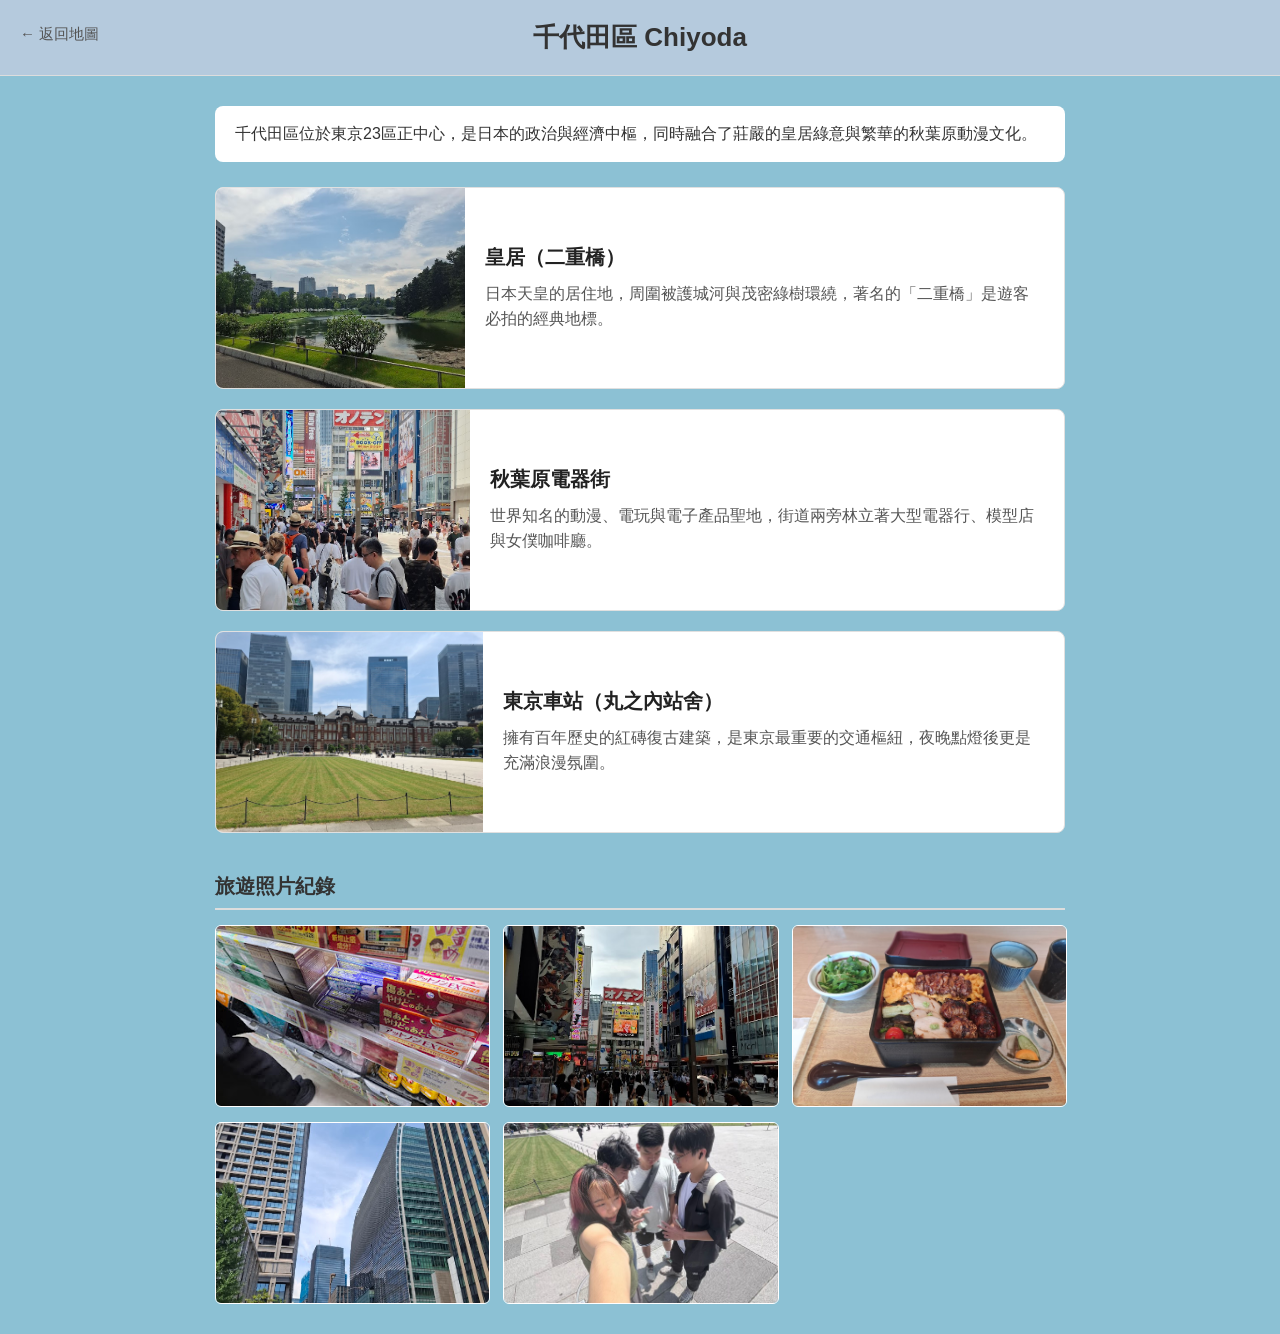
<file: b11321102期中報告/千代田區.html>
<!DOCTYPE html>
<html lang="zh-Hant">
<head>
    <meta charset="UTF-8">
    <meta name="viewport" content="width=device-width, initial-scale=1.0">
    <link rel="stylesheet" href="style.css">
    <title>東京探索 - 千代田區</title>
</head>
<body class="subpage">

    <!-- 頂部標題與返回按鈕 -->
    <header class="page-header">
        <a href="index.html" class="back-btn">← 返回地圖</a>
        <h1>千代田區 Chiyoda</h1>
    </header>

    <main class="container">
        <!-- 區域簡介 -->
        <p class="intro">
            千代田區位於東京23區正中心，是日本的政治與經濟中樞，同時融合了莊嚴的皇居綠意與繁華的秋葉原動漫文化。
        </p>

        <!-- 景點 1 -->
        <div class="spot-card">
            <img src="IMAGE/皇居.jpg" alt="皇居">
            <div class="spot-text">
                <h3>皇居（二重橋）</h3>
                <p>日本天皇的居住地，周圍被護城河與茂密綠樹環繞，著名的「二重橋」是遊客必拍的經典地標。</p>
            </div>
        </div>

        <!-- 景點 2 -->
        <div class="spot-card">
            <img src="IMAGE/秋.jpg" alt="秋葉原">
            <div class="spot-text">
                <h3>秋葉原電器街</h3>
                <p>世界知名的動漫、電玩與電子產品聖地，街道兩旁林立著大型電器行、模型店與女僕咖啡廳。</p>
            </div>
        </div>

        <!-- 景點 3 -->
        <div class="spot-card">
            <img src="IMAGE/東京車站.jpg" alt="東京車站">
            <div class="spot-text">
                <h3>東京車站（丸之內站舍）</h3>
                <p>擁有百年歷史的紅磚復古建築，是東京最重要的交通樞紐，夜晚點燈後更是充滿浪漫氛圍。</p>
            </div>
        </div>
        <section class="photo-section">
            <h2>旅遊照片紀錄</h2>
            <div class="photo-grid">
                <img src="IMAGE/千一.jpg" alt="千代田照片1">
                <img src="IMAGE/千二.jpg" alt="千代田照片2">
                <img src="IMAGE/千三.jpg" alt="千代田照片3">
                <img src="IMAGE/千四.jpg" alt="千代田照片4">
                <img src="IMAGE/千五.jpg" alt="千代田照片5">
            </div>
        </section>
    </main>

</body>
</html>
</file>
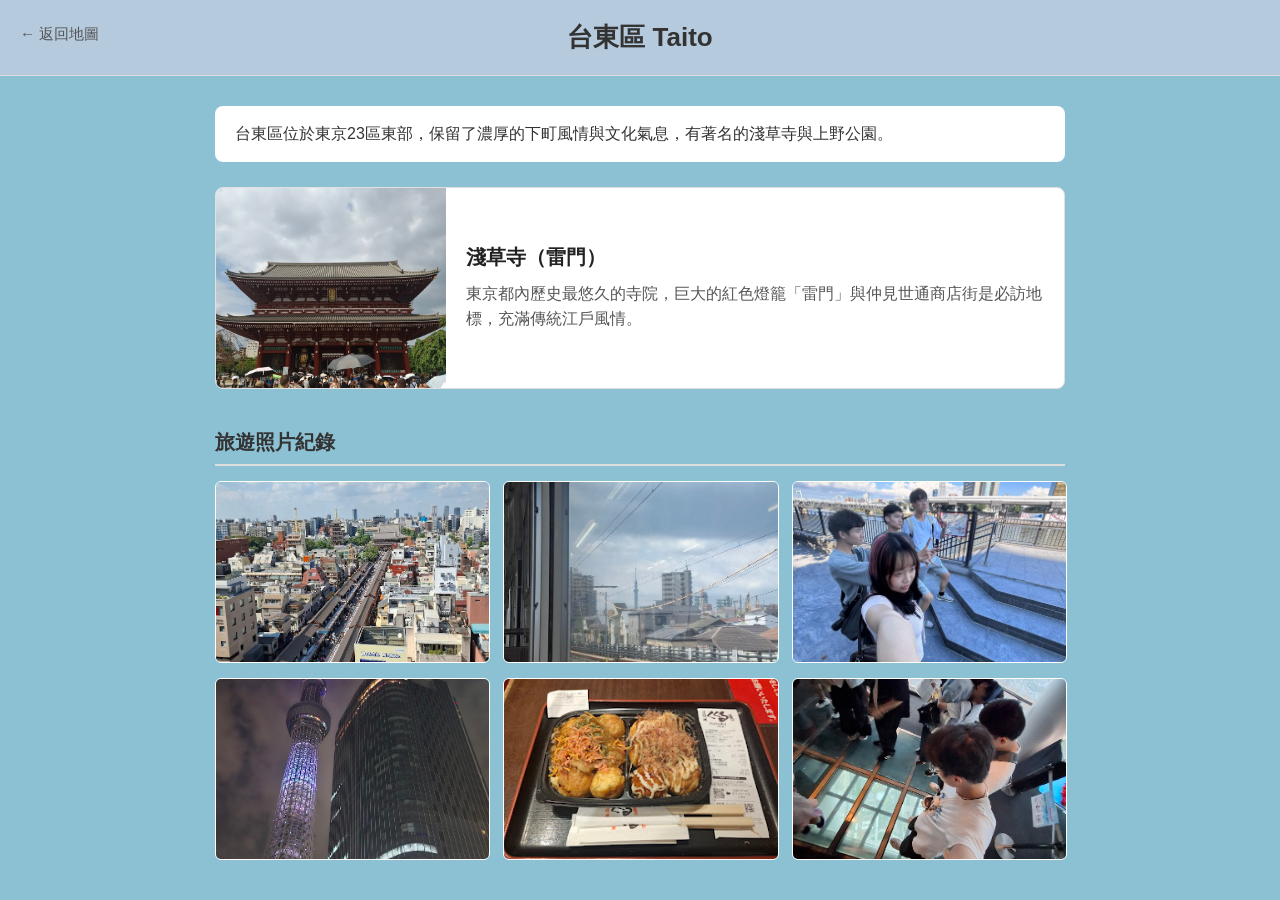
<file: b11321102期中報告/台東區.html>
<!DOCTYPE html>
<html lang="zh-Hant">
<head>
    <meta charset="UTF-8">
    <meta name="viewport" content="width=device-width, initial-scale=1.0">
    <link rel="stylesheet" href="style.css">
    <title>東京探索 - 台東區</title>
</head>
<body class="subpage">

    <header class="page-header">
        <a href="index.html" class="back-btn">← 返回地圖</a>
        <h1>台東區 Taito</h1>
    </header>

    <main class="container">
        <!-- 區域簡介 -->
        <p class="intro">
            台東區位於東京23區東部，保留了濃厚的下町風情與文化氣息，有著名的淺草寺與上野公園。
        </p>

        <!-- 景點 1 -->
        <div class="spot-card">
            <img src="IMAGE/20260823_133159.jpg" alt="淺草寺">
            <div class="spot-text">
                <h3>淺草寺（雷門）</h3>
                <p>東京都內歷史最悠久的寺院，巨大的紅色燈籠「雷門」與仲見世通商店街是必訪地標，充滿傳統江戶風情。</p>
            </div>
        </div>

        <section class="photo-section">
            <h2>旅遊照片紀錄</h2>
            <div class="photo-grid">
                <img src="IMAGE/台一.jpg" alt="">
                <img src="IMAGE/台二.jpg" alt="">
                <img src="IMAGE/台三.jpg" alt="">
                <img src="IMAGE/台四.jpg" alt="">
                <img src="IMAGE/台五.jpg" alt="">
                <img src="IMAGE/台六.jpg" alt="">
            </div>
        </section>
    </main>

</body>
</html>
</file>
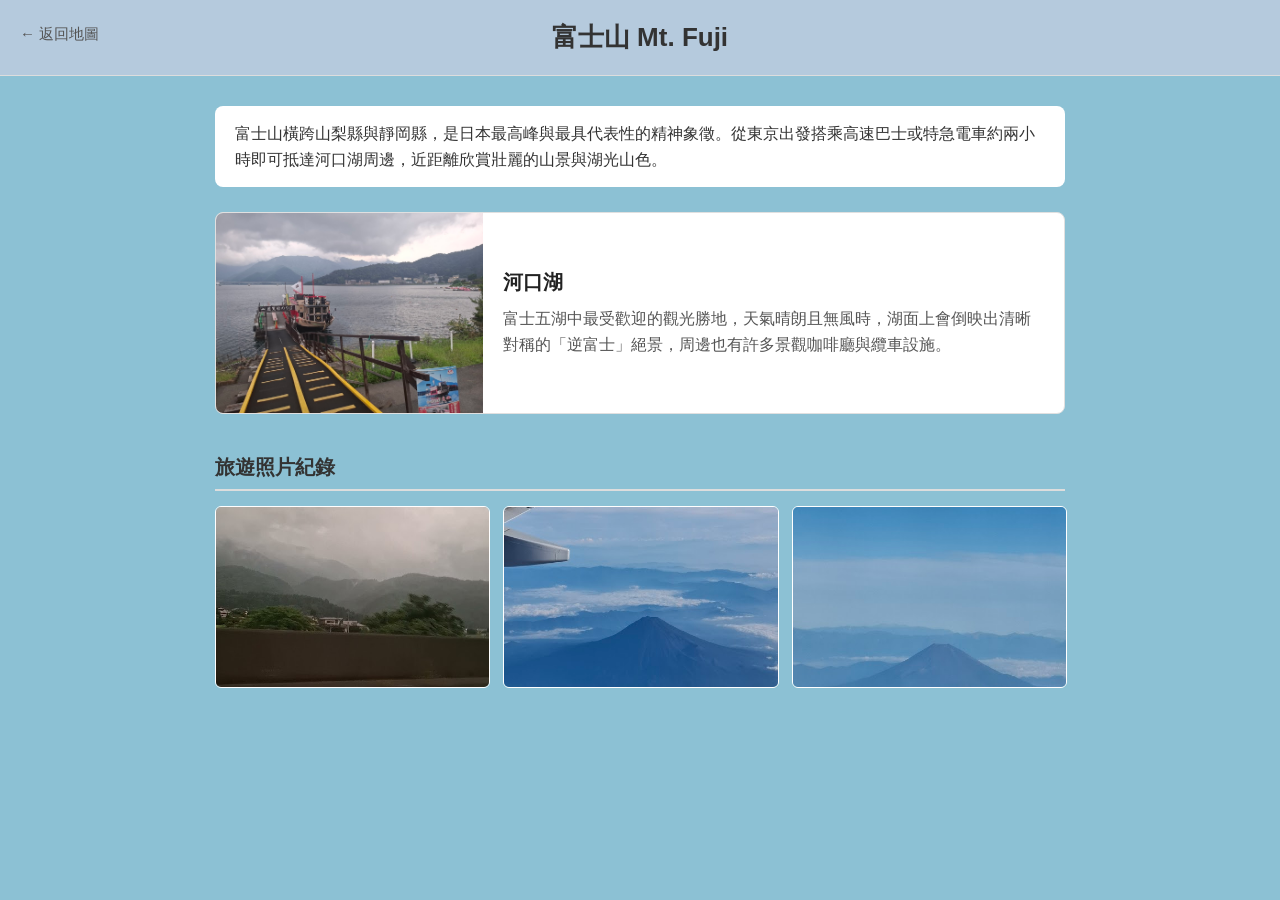
<file: b11321102期中報告/富士山.html>
<!DOCTYPE html>
<html lang="zh-Hant">
<head>
    <meta charset="UTF-8">
    <meta name="viewport" content="width=device-width, initial-scale=1.0">
    <link rel="stylesheet" href="style.css">
    <title>東京近郊探索 - 富士山</title>
</head>
<body class="subpage">

    <!-- 頂部標題與返回按鈕 -->
    <header class="page-header">
        <a href="index.html" class="back-btn">← 返回地圖</a>
        <h1>富士山 Mt. Fuji</h1>
    </header>

    <main class="container">
        <!-- 區域簡介 -->
        <p class="intro">
            富士山橫跨山梨縣與靜岡縣，是日本最高峰與最具代表性的精神象徵。從東京出發搭乘高速巴士或特急電車約兩小時即可抵達河口湖周邊，近距離欣賞壯麗的山景與湖光山色。
        </p>

        <!-- 景點 1 -->
        <div class="spot-card">
            <img src="IMAGE/河口湖.jpg" alt="河口湖">
            <div class="spot-text">
                <h3>河口湖</h3>
                <p>富士五湖中最受歡迎的觀光勝地，天氣晴朗且無風時，湖面上會倒映出清晰對稱的「逆富士」絕景，周邊也有許多景觀咖啡廳與纜車設施。</p>
            </div>
        </div>

        <!-- 旅遊照片紀錄區 -->
        <section class="photo-section">
            <h2>旅遊照片紀錄</h2>
            <div class="photo-grid">
                <img src="IMAGE/富士山一.jpg" alt="富士山照片1">
                <img src="IMAGE/富士山二.jpg" alt="富士山照片2">
                <img src="IMAGE/富士山三.jpg" alt="富士山照片3">
            </div>
        </section>
    </main>

</body>
</html>
</file>
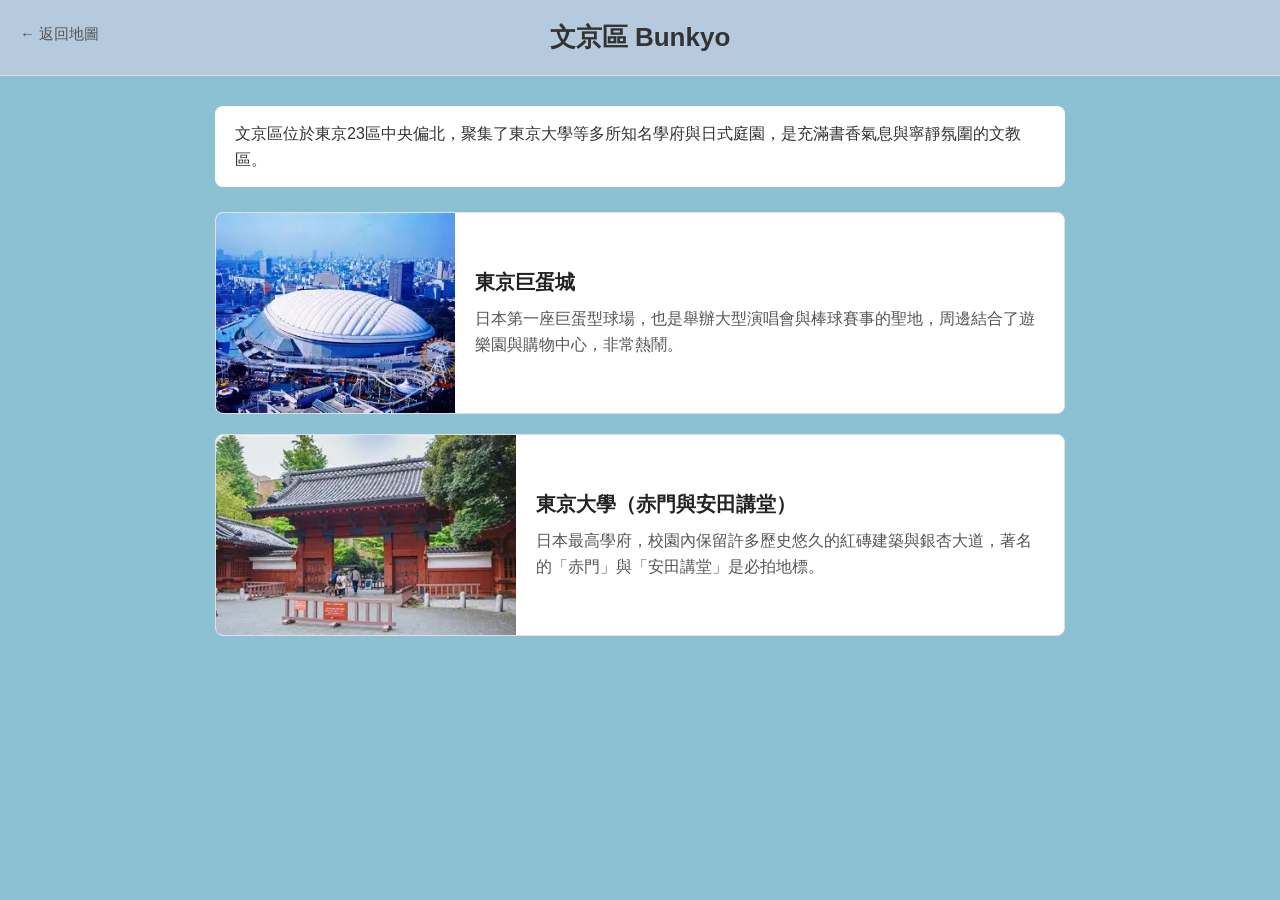
<file: b11321102期中報告/文京區.html>
<!DOCTYPE html>
<html lang="zh-Hant">
<head>
    <meta charset="UTF-8">
    <meta name="viewport" content="width=device-width, initial-scale=1.0">
    <link rel="stylesheet" href="style.css">
    <title>東京探索 - 文京區</title>
</head>
<body class="subpage">

    <!-- 頂部標題與返回按鈕 -->
    <header class="page-header">
        <a href="index.html" class="back-btn">← 返回地圖</a>
        <h1>文京區 Bunkyo</h1>
    </header>

    <main class="container">
        <!-- 區域簡介 -->
        <p class="intro">
            文京區位於東京23區中央偏北，聚集了東京大學等多所知名學府與日式庭園，是充滿書香氣息與寧靜氛圍的文教區。
        </p>


        <div class="spot-card">
            <img src="IMAGE/文一一.webp" alt="東京巨蛋">
            <div class="spot-text">
                <h3>東京巨蛋城</h3>
                <p>日本第一座巨蛋型球場，也是舉辦大型演唱會與棒球賽事的聖地，周邊結合了遊樂園與購物中心，非常熱鬧。</p>
            </div>
        </div>


        <div class="spot-card">
            <img src="IMAGE/文二.webp" alt="東京大學赤門">
            <div class="spot-text">
                <h3>東京大學（赤門與安田講堂）</h3>
                <p>日本最高學府，校園內保留許多歷史悠久的紅磚建築與銀杏大道，著名的「赤門」與「安田講堂」是必拍地標。</p>
            </div>
        </div>

    
    </main>

</body>
</html>
</file>
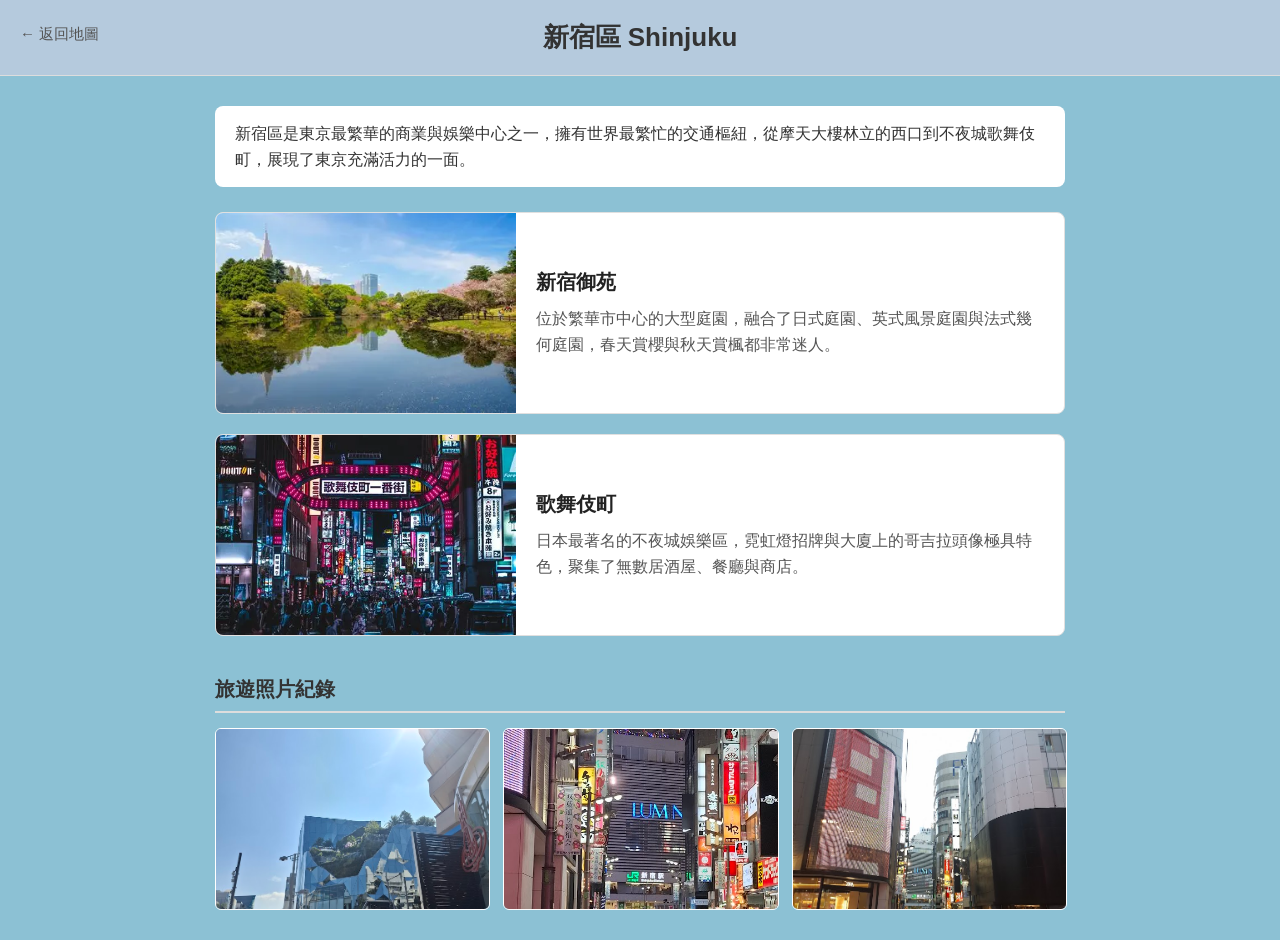
<file: b11321102期中報告/新宿區.html>
<!DOCTYPE html>
<html lang="zh-Hant">
<head>
    <meta charset="UTF-8">
    <meta name="viewport" content="width=device-width, initial-scale=1.0">
    <link rel="stylesheet" href="style.css">
    <title>東京探索 - 新宿區</title>
</head>
<body class="subpage">

    <!-- 頂部標題與返回按鈕 -->
    <header class="page-header">
        <a href="index.html" class="back-btn">← 返回地圖</a>
        <h1>新宿區 Shinjuku</h1>
    </header>

    <main class="container">
        <!-- 區域簡介 -->
        <p class="intro">
            新宿區是東京最繁華的商業與娛樂中心之一，擁有世界最繁忙的交通樞紐，從摩天大樓林立的西口到不夜城歌舞伎町，展現了東京充滿活力的一面。
        </p>

        <!-- 景點 1 -->
        <div class="spot-card">
            <img src="IMAGE/新一.webp" alt="新宿御苑">
            <div class="spot-text">
                <h3>新宿御苑</h3>
                <p>位於繁華市中心的大型庭園，融合了日式庭園、英式風景庭園與法式幾何庭園，春天賞櫻與秋天賞楓都非常迷人。</p>
            </div>
        </div>

        <!-- 景點 2 -->
        <div class="spot-card">
            <img src="IMAGE/新二.webp" alt="歌舞伎町">
            <div class="spot-text">
                <h3>歌舞伎町</h3>
                <p>日本最著名的不夜城娛樂區，霓虹燈招牌與大廈上的哥吉拉頭像極具特色，聚集了無數居酒屋、餐廳與商店。</p>
            </div>
        </div>

        <!-- 旅遊照片紀錄區 -->
        <section class="photo-section">
            <h2>旅遊照片紀錄</h2>
            <div class="photo-grid">
                <img src="IMAGE/新三.jpg" alt="新宿區照片1">
                <img src="IMAGE/新四.jpg" alt="新宿區照片2">
                <img src="IMAGE/新五.jpg" alt="新宿區照片3">
            </div>
        </section>
    </main>

</body>
</html>
</file>
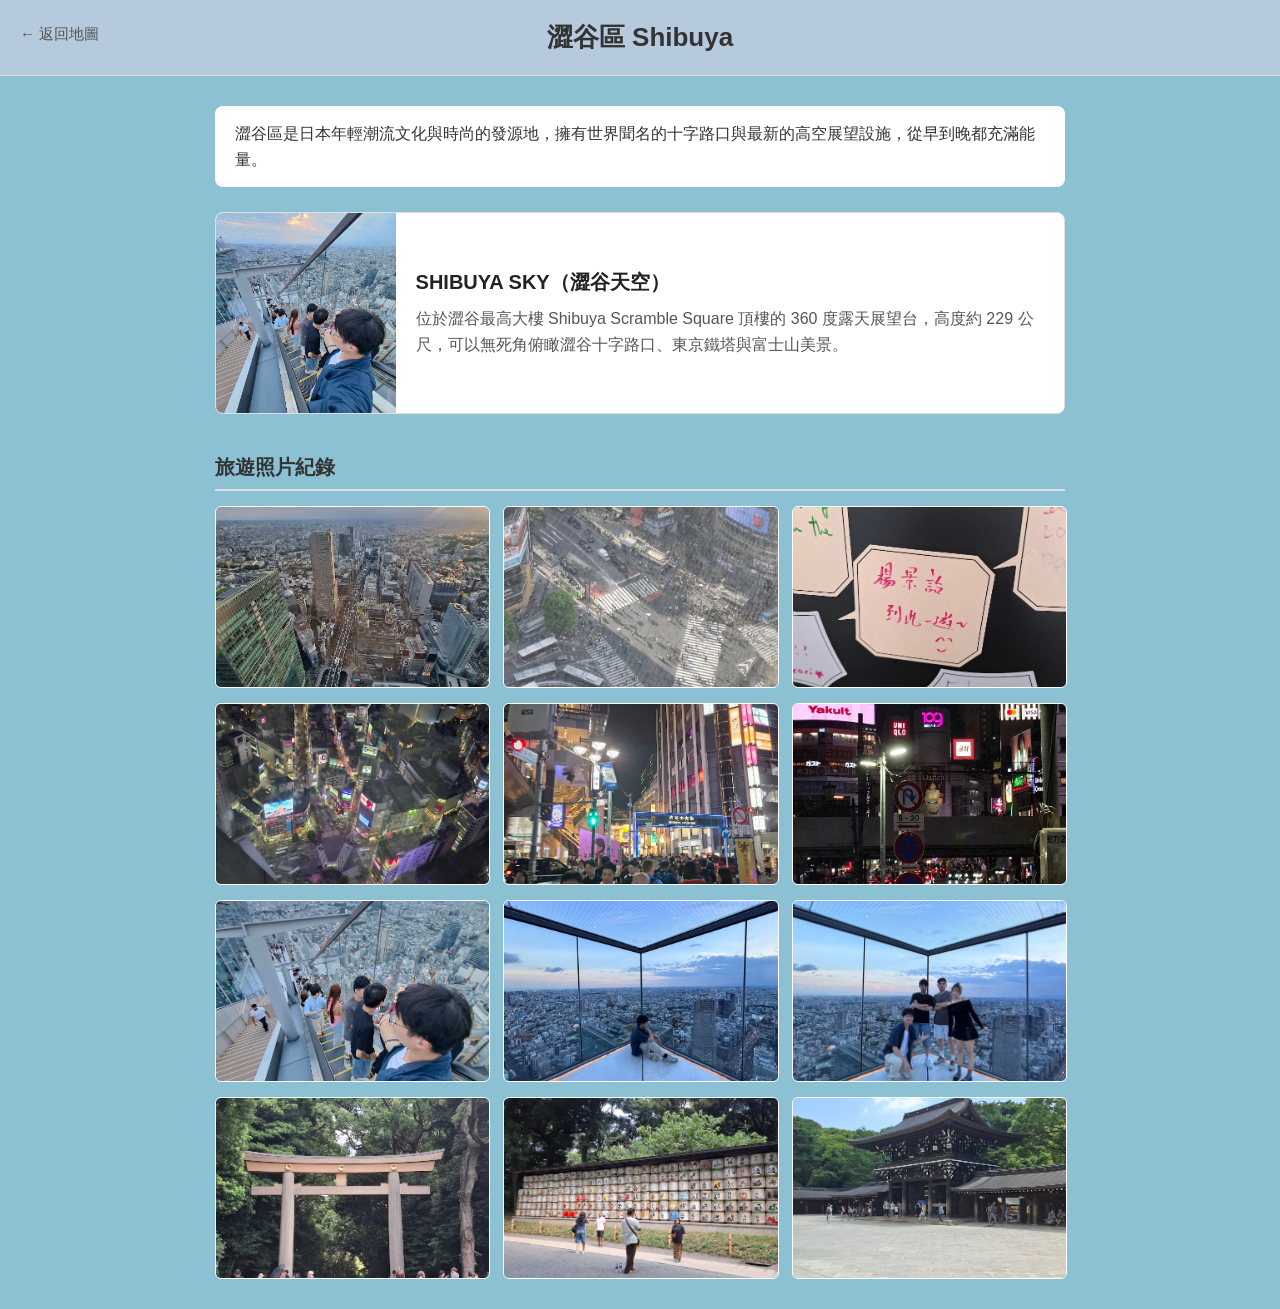
<file: b11321102期中報告/涉谷區.html>
<!DOCTYPE html>
<html lang="zh-Hant">
<head>
    <meta charset="UTF-8">
    <meta name="viewport" content="width=device-width, initial-scale=1.0">
    <link rel="stylesheet" href="style.css">
    <title>東京探索 - 澀谷區</title>
</head>
<body class="subpage">

    <!-- 頂部標題與返回按鈕 -->
    <header class="page-header">
        <a href="index.html" class="back-btn">← 返回地圖</a>
        <h1>澀谷區 Shibuya</h1>
    </header>

    <main class="container">
        <!-- 區域簡介 -->
        <p class="intro">
            澀谷區是日本年輕潮流文化與時尚的發源地，擁有世界聞名的十字路口與最新的高空展望設施，從早到晚都充滿能量。
        </p>

        <!-- 唯一重點景點：SHIBUYA SKY -->
        <div class="spot-card">
            <img src="IMAGE/涉一.jpg" alt="SHIBUYA SKY">
            <div class="spot-text">
                <h3>SHIBUYA SKY（澀谷天空）</h3>
                <p>位於澀谷最高大樓 Shibuya Scramble Square 頂樓的 360 度露天展望台，高度約 229 公尺，可以無死角俯瞰澀谷十字路口、東京鐵塔與富士山美景。</p>
            </div>
        </div>

        <!-- 旅遊照片紀錄區（全放照片） -->
        <section class="photo-section">
            <h2>旅遊照片紀錄</h2>
            <div class="photo-grid">
                <img src="IMAGE/涉二.jpg" alt="澀谷區照片1">
                <img src="IMAGE/涉三.jpg" alt="澀谷區照片2">
                <img src="IMAGE/涉四.jpg" alt="澀谷區照片3">
                <img src="IMAGE/涉五.jpg" alt="澀谷區照片4">
                <img src="IMAGE/涉六.jpg" alt="澀谷區照片5">
                <img src="IMAGE/涉七.jpg" alt="澀谷區照片6">
                <img src="IMAGE/涉一.jpg" alt="澀谷區照片7">
                <img src="IMAGE/涉八.jpg" alt="澀谷區照片8">
                <img src="IMAGE/涉九.jpg" alt="澀谷區照片9">
                <img src="IMAGE/涉十.jpg" alt="澀谷區照片10">
                <img src="IMAGE/涉十一.jpg" alt="澀谷區照片11">
                <img src="IMAGE/涉十二.jpg" alt="澀谷區照片12">
            </div>
        </section>
    </main>

</body>
</html>
</file>
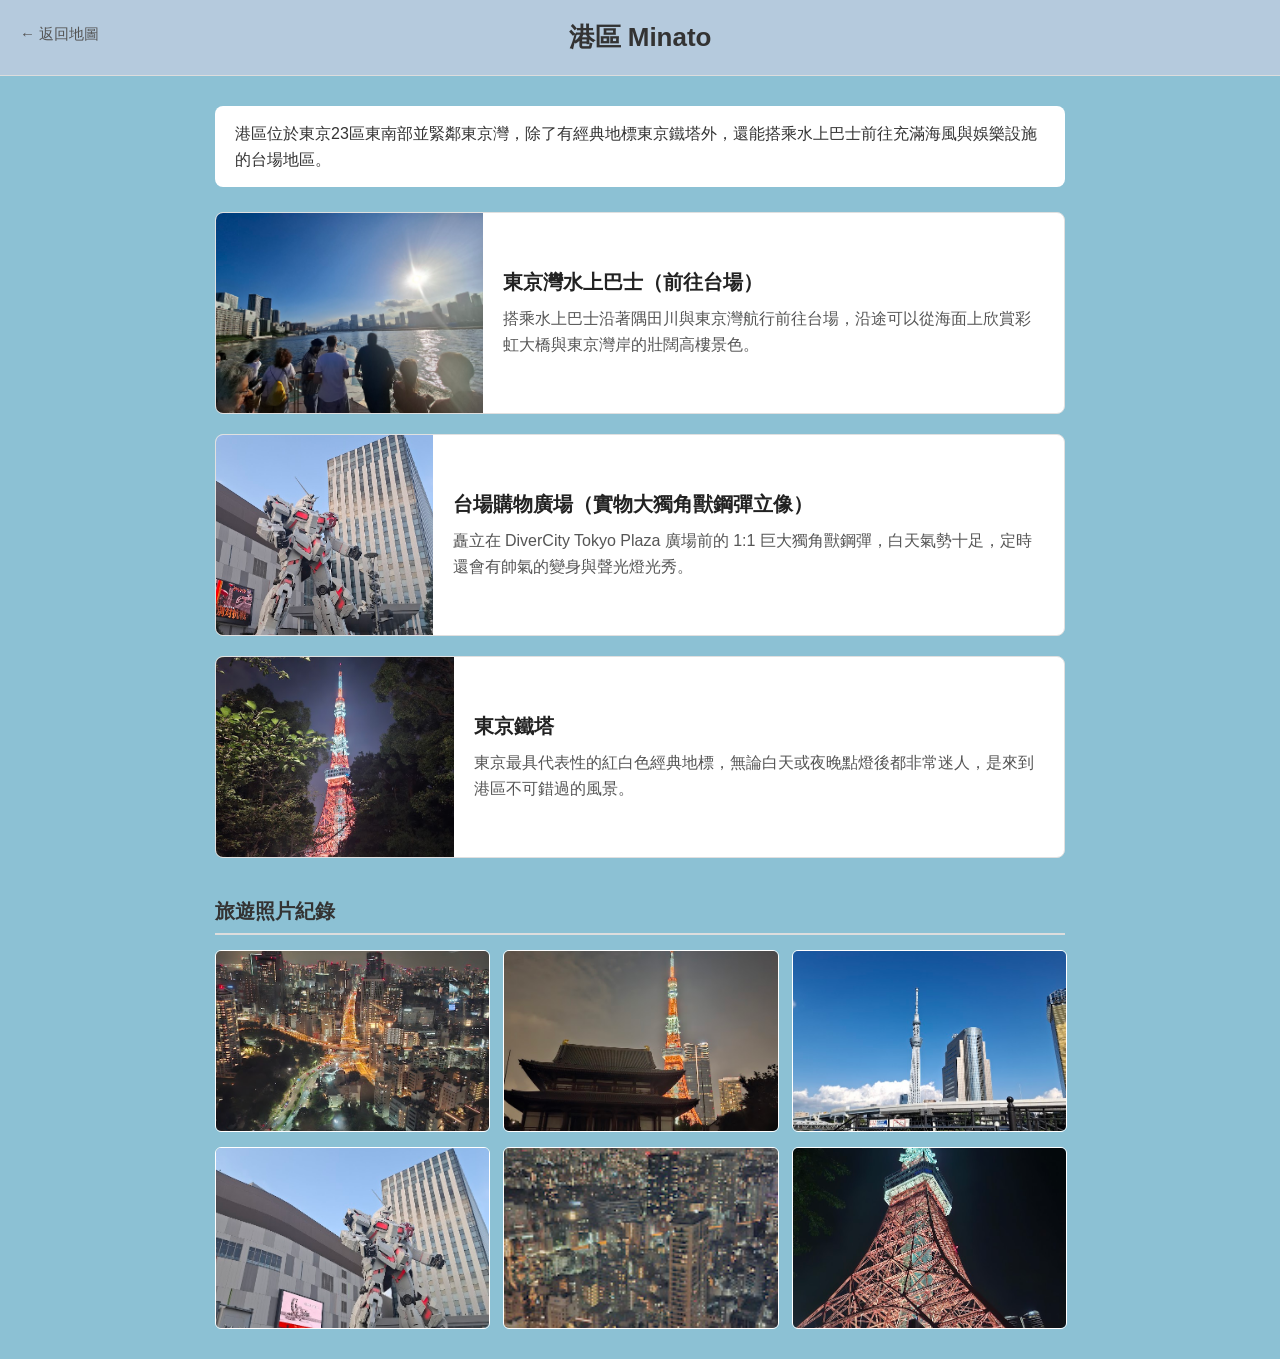
<file: b11321102期中報告/港區.html>
<!DOCTYPE html>
<html lang="zh-Hant">
<head>
    <meta charset="UTF-8">
    <meta name="viewport" content="width=device-width, initial-scale=1.0">
    <link rel="stylesheet" href="style.css">
    <title>東京探索 - 港區</title>
</head>
<body class="subpage">

    <!-- 頂部標題與返回按鈕 -->
    <header class="page-header">
        <a href="index.html" class="back-btn">← 返回地圖</a>
        <h1>港區 Minato</h1>
    </header>

    <main class="container">
        <!-- 區域簡介 -->
        <p class="intro">
            港區位於東京23區東南部並緊鄰東京灣，除了有經典地標東京鐵塔外，還能搭乘水上巴士前往充滿海風與娛樂設施的台場地區。
        </p>

        <!-- 景點 1：搭船前往台場 -->
        <div class="spot-card">
            <img src="IMAGE/東京的船.jpg" alt="東京灣水上巴士">
            <div class="spot-text">
                <h3>東京灣水上巴士（前往台場）</h3>
                <p>搭乘水上巴士沿著隅田川與東京灣航行前往台場，沿途可以從海面上欣賞彩虹大橋與東京灣岸的壯闊高樓景色。</p>
            </div>
        </div>

        <!-- 景點 2：台場獨角獸鋼彈 -->
        <div class="spot-card">
            <img src="IMAGE/鋼彈.jpg" alt="台場獨角獸鋼彈">
            <div class="spot-text">
                <h3>台場購物廣場（實物大獨角獸鋼彈立像）</h3>
                <p>矗立在 DiverCity Tokyo Plaza 廣場前的 1:1 巨大獨角獸鋼彈，白天氣勢十足，定時還會有帥氣的變身與聲光燈光秀。</p>
            </div>
        </div>

        <!-- 景點 3：東京鐵塔 -->
        <div class="spot-card">
            <img src="IMAGE/鐵塔.jpg" alt="東京鐵塔">
            <div class="spot-text">
                <h3>東京鐵塔</h3>
                <p>東京最具代表性的紅白色經典地標，無論白天或夜晚點燈後都非常迷人，是來到港區不可錯過的風景。</p>
            </div>
        </div>

        <!-- 旅遊照片紀錄區 -->
        <section class="photo-section">
            <h2>旅遊照片紀錄</h2>
            <div class="photo-grid">
                <img src="IMAGE/港一.jpg" alt="港區照片1">
                <img src="IMAGE/港二.jpg" alt="港區照片2">
                <img src="IMAGE/港三.jpg" alt="港區照片3">
                <img src="IMAGE/港四.jpg" alt="港區照片4">
                <img src="IMAGE/港五.jpg" alt="港區照片5">
                <img src="IMAGE/港六.jpg" alt="港區照片6">
            </div>
        </section>
    </main>

</body>
</html>
</file>
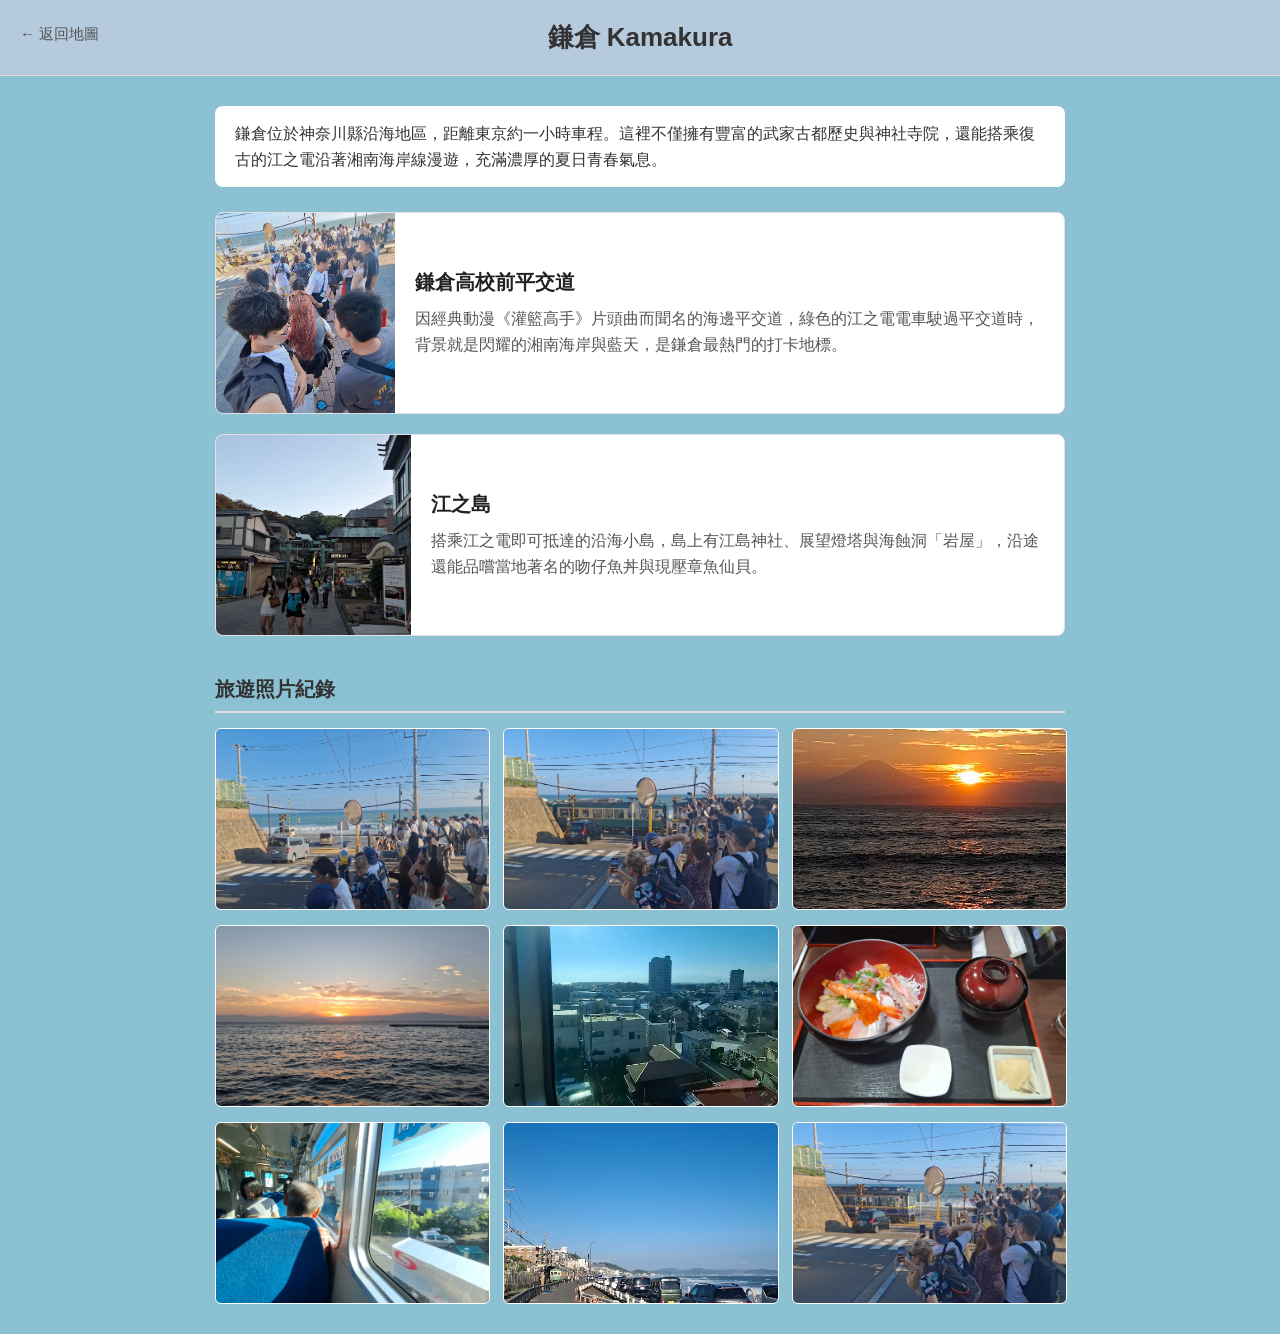
<file: b11321102期中報告/鎌倉.html>
<!DOCTYPE html>
<html lang="zh-Hant">
<head>
    <meta charset="UTF-8">
    <meta name="viewport" content="width=device-width, initial-scale=1.0">
    <link rel="stylesheet" href="style.css">
    <title>東京近郊探索 - 鎌倉</title>
</head>
<body class="subpage">

    <!-- 頂部標題與返回按鈕 -->
    <header class="page-header">
        <a href="index.html" class="back-btn">← 返回地圖</a>
        <h1>鎌倉 Kamakura</h1>
    </header>

    <main class="container">
        <!-- 區域簡介 -->
        <p class="intro">
            鎌倉位於神奈川縣沿海地區，距離東京約一小時車程。這裡不僅擁有豐富的武家古都歷史與神社寺院，還能搭乘復古的江之電沿著湘南海岸線漫遊，充滿濃厚的夏日青春氣息。
        </p>

        <!-- 景點 1 -->
        <div class="spot-card">
            <img src="IMAGE/平交道.jpg" alt="鎌倉高校前平交道">
            <div class="spot-text">
                <h3>鎌倉高校前平交道</h3>
                <p>因經典動漫《灌籃高手》片頭曲而聞名的海邊平交道，綠色的江之電電車駛過平交道時，背景就是閃耀的湘南海岸與藍天，是鎌倉最熱門的打卡地標。</p>
            </div>
        </div>

        <!-- 景點 2 -->
        <div class="spot-card">
            <img src="IMAGE/江之島.jpg" alt="江之島">
            <div class="spot-text">
                <h3>江之島</h3>
                <p>搭乘江之電即可抵達的沿海小島，島上有江島神社、展望燈塔與海蝕洞「岩屋」，沿途還能品嚐當地著名的吻仔魚丼與現壓章魚仙貝。</p>
            </div>
        </div>



        <!-- 旅遊照片紀錄區 -->
        <section class="photo-section">
            <h2>旅遊照片紀錄</h2>
            <div class="photo-grid">
                <img src="IMAGE/鎌倉一.jpg" alt="鎌倉照片1">
                <img src="IMAGE/鎌倉二.jpg" alt="鎌倉照片2">
                <img src="IMAGE/鎌倉三.jpg" alt="鎌倉照片3">
                <img src="IMAGE/鎌倉四.jpg" alt="鎌倉照片4">
                <img src="IMAGE/鎌倉五.jpg" alt="鎌倉照片5">
                <img src="IMAGE/鎌倉六.jpg" alt="鎌倉照片6">
                <img src="IMAGE/鎌倉七.jpg" alt="鎌倉照片7">
                <img src="IMAGE/鎌倉八.jpg" alt="鎌倉照片8">
                <img src="IMAGE/鎌倉九.jpg" alt="鎌倉照片9">
            </div>
        </section>
    </main>

</body>
</html>
</file>
<file: b11321102期中報告/style.css>
@charset "UPF-8";

.frontpage{
    display: flex;
    justify-content: space-around;
    background-color: #c4e3f5;
}
.logo{
    width: 90vw;
    margin-top: 14px;
    max-width: 100%;
    width: 100%;
}
.main-nav{
    display: flex;
    font-size: 1.25rem;
    text-transform: uppercase;
    margin-top: 50px;
    list-style: none;
}
.main-nav i {
    color: #e74c3c;
    margin-right: 5px;
}
/* 消除 h1 預設的外距，避免影響圖片定位 */
.map-container h1 {
    margin: 0;
}

/* 設定容器為定位基準 */
.map-container {
    position: relative;
    display: inline-block;
    width: 100%; /* 讓地圖符合視窗寬度，也可改成固定寬度如 1000px */
}

.map-container img.logo {
    display: block;
    width: 100%;
    height: auto;
}

/* 清除清單點點與預設邊距 */
.main-nav {
    list-style: none;
    margin: 0;
    padding: 0;
}

/* 統一設定三個地標的外觀 */
.main-nav li {
    position: absolute;
    transform: translate(-50%, -100%);
    transition: transform 0.2s ease;
}

.main-nav li a {
    color: #e74c3c;
    font-size: 28px;
    text-decoration: none;
    filter: drop-shadow(0px 2px 3px rgba(0, 0, 0, 0.4));
}

.main-nav li:hover {
    transform: translate(-50%, -100%) scale(1.3);
    z-index: 10;
}

.main-nav li a:hover {
    color: #c0392b;
}


/* 港區 */
.pin-minato {
    top: 54.25%;
    left: 48.3%;
}

/* 新宿區 */
.pin-shinjuku {
    top: 40.5%;
    left: 41.5%;
}

/* 澀谷區 */
.pin-shibuya {
    top: 48.8%;
    left: 36.85%;
}

/* 千代田區 */
.pin-Chiyoda {
    top: 44%;
    left: 50.5%;
}
/* 文京區 */
.pin-Bunkyo {
    top: 34.5%;
    left: 49.5%;
}

/* 台東區 */
.pin-Taito {
    top: 35%;
    left: 58.5%;
}
/* --- 分頁基礎樣式 --- */
.subpage {
    margin: 0;
    background-color: #8cc1d4;
    font-family: "Microsoft JhengHei", sans-serif;
    color: #333;
}

.page-header {
    background-color: #b5cadd;
    padding: 20px;
    text-align: center;
    border-bottom: 1px solid #ddd;
    position: relative;
}

.page-header h1 {
    margin: 0;
    font-size: 26px;
}

.back-btn {
    position: absolute;
    left: 20px;
    top: 25px;
    text-decoration: none;
    color: #555;
    font-size: 15px;
}

.back-btn:hover {
    color: #e74c3c;
}

/* 內容容器 */
.container {
    max-width: 850px;
    margin: 30px auto;
    padding: 0 20px;
}

.intro {
    background-color: #ffffff;
    padding: 15px 20px;
    border-radius: 8px;
    line-height: 1.6;
    margin-bottom: 25px;
}

/* 左圖右文卡片 */
.spot-card {
    display: flex;
    background-color: #ffffff;
    border-radius: 8px;
    overflow: hidden;
    margin-bottom: 20px;
    border: 1px solid #e0e0e0;
}

.spot-card img {
    width: 300px;
    height: 200px;
    object-fit: cover; /* 防止圖片被壓扁變形 */
}

.spot-text {
    padding: 20px;
    display: flex;
    flex-direction: column;
    justify-content: center;
}

.spot-text h3 {
    margin: 0 0 10px 0;
    font-size: 20px;
    color: #222;
}

.spot-text p {
    margin: 0;
    line-height: 1.6;
    color: #555;
}
/* --- 旅遊相簿區塊 --- */
.photo-section {
    margin-top: 40px;
}

.photo-section h2 {
    font-size: 20px;
    margin-bottom: 15px;
    border-bottom: 2px solid #ddd;
    padding-bottom: 8px;
}

.photo-grid {
    display: grid;
    grid-template-columns: repeat(3, 1fr); /* 一排固定放 3 張照片 */
    gap: 15px; /* 照片之間的間距 */
}

.photo-grid img {
    width: 100%;
    height: 180px;
    object-fit: cover; /* 自動裁切填滿，照片不會變形 */
    border-radius: 6px;
    border: 1px solid #ffffff;
    cursor: pointer;
}
.photo-grid img:hover {
    transform: scale(1.2);
}
/* --- 地圖左下角延伸景點（富士山、鎌倉） --- */
.main-nav li.arrow-fuji,
.main-nav li.arrow-kamakura {
    transform: none; /* 取消原本水滴地標的置中偏移 */
}

.arrow-fuji a,
.arrow-kamakura a {
    display: inline-block;
    background-color: #abd1f7; /* 深藍灰色底，跟紅色市區地標做區隔 */
    color: #ffffff;
    font-size: 15px;
    font-weight: bold;
    padding: 6px 14px;
    border-radius: 20px;
    border: 2px solid #ffffff;
    box-shadow: 0 3px 6px rgba(0, 0, 0, 0.3);
    transition: transform 0.2s ease, background-color 0.2s ease;
}

/* 滑鼠移過去變色並往左下角指一下 */
.arrow-fuji a:hover,
.arrow-kamakura a:hover {
    background-color: #b11804;
    color: #ffffff;
    transform: translate(-4px, 4px);
}

/* 兩個按鈕在左下角的位置（可依實際畫面微調） */
.arrow-fuji {
    bottom: 35%;
    left: 3%;
}

.arrow-kamakura {
    bottom: 4%;
    left: 35%;
}
</file>
